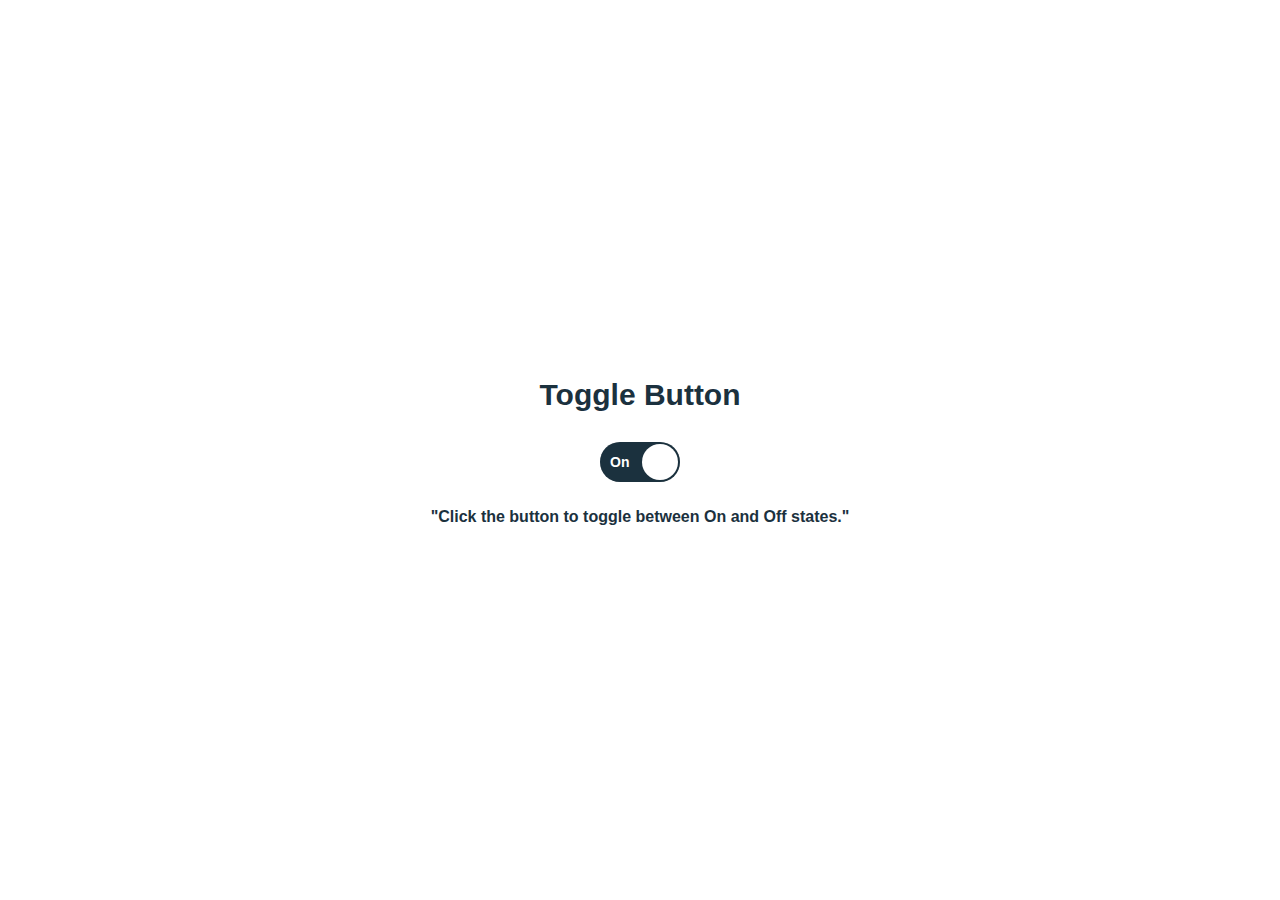
<file: kaye/index.html>
<!DOCTYPE html>
<html lang="en">
<head>
    <meta charset="UTF-8">
    <meta name="viewport" content="width=device-width, initial-scale=1.0">
    <title>Radio Button Toggle Switch</title>
    <link rel="stylesheet" href="styles.css">
</head>
<body>
    <h1 class="header">Toggle Button</h1>

    <div class="toggle-container" id="toggle-wrapper">
        <label for="toggle-on" class="toggle-label">On</label>
        <input type="radio" id="toggle-on" name="toggle" checked>
        <label for="toggle-off" class="toggle-label">Off</label>
        <input type="radio" id="toggle-off" name="toggle">
        
        <div class="slider">
            <div class="slider-circle"></div>
        </div>
    </div>

    <script src="toggle.js"></script>
</body>
<footer>
    <p>"Click the button to toggle between On and Off states."</p>
</footer>
</html>
</file>
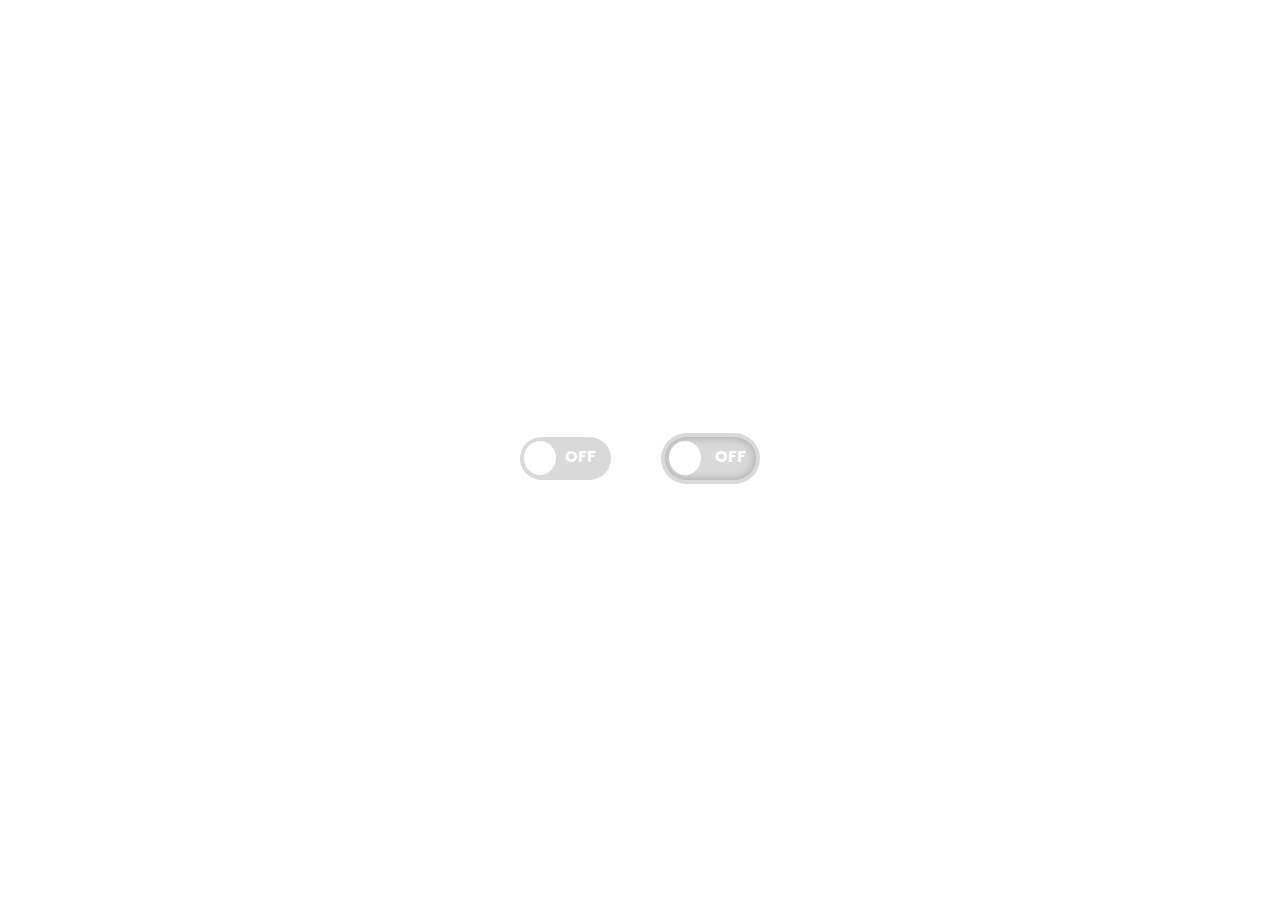
<file: shane/index.html>
<!DOCTYPE html>
<html lang="en">
<head>
    <meta charset="UTF-8">
    <meta name="viewport" content="width=device-width, initial-scale=1.0">
    <title>DMW</title>
    <link rel="stylesheet" href="style.css">
    <link rel="preconnect" href="https://fonts.googleapis.com">
<link rel="preconnect" href="https://fonts.gstatic.com" crossorigin>
<link href="https://fonts.googleapis.com/css2?family=Poppins:ital,wght@0,100;0,200;0,300;0,400;0,500;0,600;0,700;0,800;0,900;1,100;1,200;1,300;1,400;1,500;1,600;1,700;1,800;1,900&display=swap" rel="stylesheet">
</head>
<body>
    <div class="border-radio-button">
            <div class="toggle" id="toggleSwitch">
              <input type="radio" name="toggle" id="radioOff" checked>
              <input type="radio" name="toggle" id="radioOn">
              <div class="slide"></div>
              <span id="toggleText">OFF</span>
            </div>

            <div class="toggle2" id="toggleSwitch2">
                <input type="radio" name="toggle" id="radioOff2" checked>
                <input type="radio" name="toggle" id="radioOn2">
                <div class="slide2"></div>
                <span id="toggleText2">OFF</span>
              </div>
    </div>
    <script src="script.js"></script>
</body>
</html>
</file>
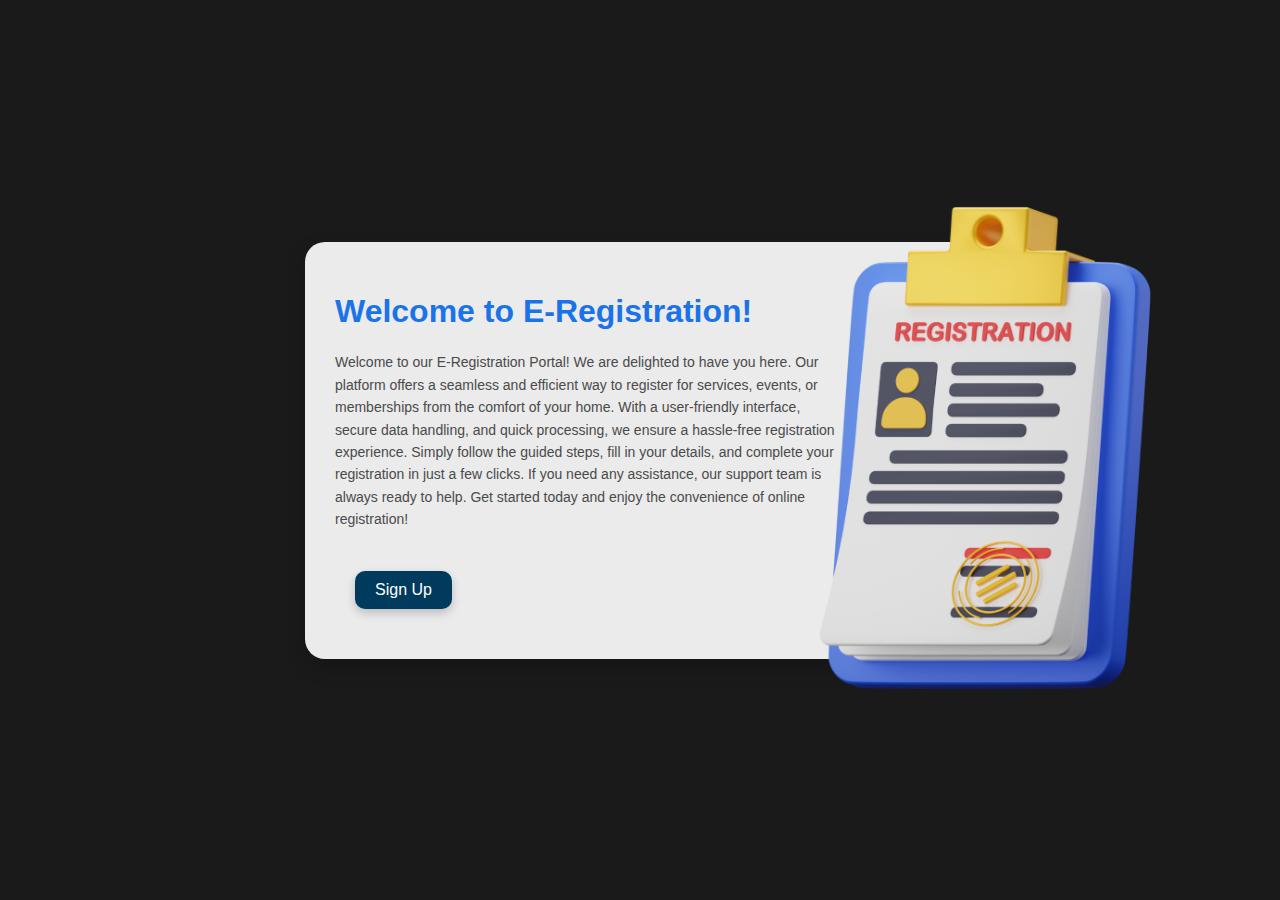
<file: kaye/forms.html>
<!DOCTYPE html>
<html lang="en">
  <head>
    <meta charset="UTF-8" />
    <meta name="viewport" content="width=device-width, initial-scale=1.0" />
    <link rel="stylesheet" href="form.css" />
    <title>Forms</title>
  </head>
  <body>
    <div class="landing-page">
      <div class="registrationImg">
        <img src="registration.png" alt="registration picture" />
      </div>
      <div class="welcomeText">
        <h1>Welcome to E-Registration!</h1>
        <p>
          Welcome to our E-Registration Portal! We are delighted to have you
          here. Our platform offers a seamless and efficient way to register for
          services, events, or memberships from the comfort of your home. With a
          user-friendly interface, secure data handling, and quick processing,
          we ensure a hassle-free registration experience. Simply follow the
          guided steps, fill in your details, and complete your registration in
          just a few clicks. If you need any assistance, our support team is
          always ready to help. Get started today and enjoy the convenience of
          online registration!
        </p>
        <button id="openModal">Sign Up</button>
      </div>
    </div>
    <div id="formModal" class="modal">
      <div class="modal-content">
        <span class="close">&times;</span>
        <h2>Personal Information</h2>
        <div class="box-form">
          <form action="/submitForm" method="POST" class="form" onsubmit="return validatePassword()">
            <div class="three-col">
                <input type="text" id="first_name" placeholder="First Name" required />
                <input type="text" id="middle_name" placeholder="Middle Name" />
                <input type="text" id="last_name" placeholder="Last Name" required />
            </div>
            <div class="two-col">
              <select id="suffix" name="suffix">
                <option value="" selected disabled>Suffix:</option>
                <option value="jr">Jr.</option>
                <option value="sr">Sr.</option>
                <option value="ii">II</option>
                <option value="iii">III</option>
              </select>
              <select id="gender" name="gender" placeholder="Gender">
                <option value="" selected disabled>Sex:</option>
                <option value="female">Female</option>
                <option value="male">Male</option>
              </select>
            </div>
            <div class="two-col">

            <input type="date" id="birthday" name="birthday" placeholder="Birthday" required/>
            <input type="text" id="numberInput" maxlength="11" placeholder="Contact Number" required>
          </div>
            <div class="three-col">
              <input type="text" id="streetAddress" placeholder="Streer Address" required />
              <input type="text" id="city" placeholder="City" required />
              <input type="text" id="province" placeholder="Province" required />
            </div>
            <div class="three-col">
              <input type="text" id="zipCode" placeholder="Zip Code" required/>
                <input type="text" id="country" placeholder="Country"required />
                <input type="text" id="nationality" placeholder="Nationality" required/>
            </div>
            <input type="email" id="email" name="email" placeholder="Email" required/>
            <div class="two-col">
              <input type="password" id="password" placeholder="Password" required/>
              <input type="password" id="confirmPassword" placeholder="Confirm Password" required/>
            </div>
            <div class="checkbox">
            <input type="checkbox" id="checkbox">
            <p id="show">Show Password</p>
             </div>
            <textarea id="message" name="message" rows="4" placeholder="Please write a message."></textarea>
            <div id="toast">
              <button type="submit">Submit</button>
            </div>
          </form>
        </div>
      </div>
    </div>
  </body>
  <script src="forms.js"></script>
</html>
</file>
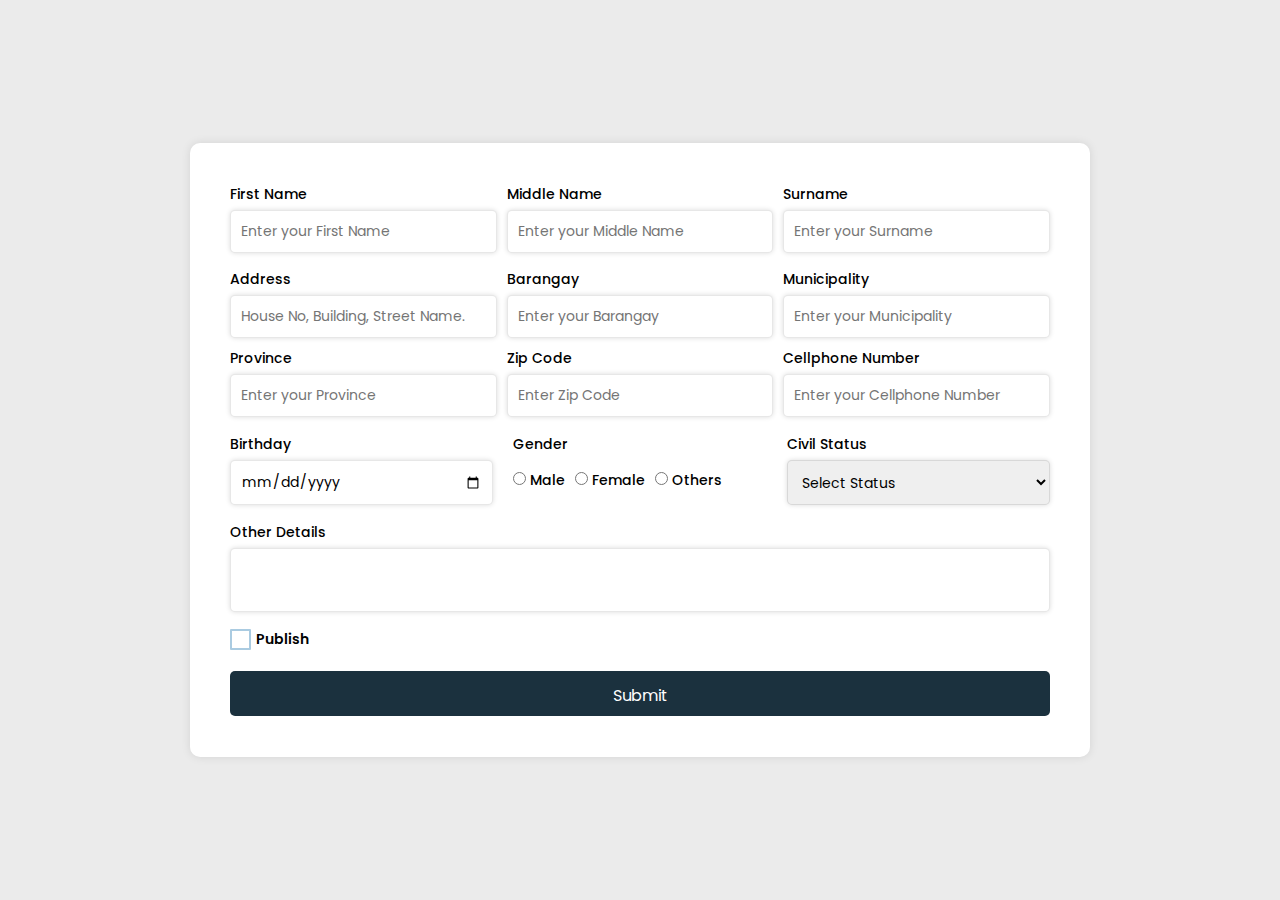
<file: shane/form/form.html>
<!DOCTYPE html>
<html lang="en">

<head>
    <meta charset="UTF-8">
    <meta name="viewport" content="width=device-width, initial-scale=1.0">
    <title>Front End Form style</title>
    <link rel="preconnect" href="https://fonts.googleapis.com">
    <link rel="preconnect" href="https://fonts.gstatic.com" crossorigin>
    <link
        href="https://fonts.googleapis.com/css2?family=Poppins:ital,wght@0,100;0,200;0,300;0,400;0,500;0,600;0,700;0,800;0,900;1,100;1,200;1,300;1,400;1,500;1,600;1,700;1,800;1,900&display=swap"
        rel="stylesheet">
    <link rel="stylesheet" href="formStyle.css">
</head>

<body>
    <div class="container h-75">
        <form class="formControl w-100 dflex-column">
            <div class="inputGroup dFlex-row w-100 p-1">
                <div class="formGroup w-25  dflex-column">
                    <label>First Name</label>
                    <input type="text" class="inputControl" id="input-name" name="firstName"
                        placeholder="Enter your First Name" required>
                </div>
                <div class="formGroup w-25 dflex-column">
                    <label>Middle Name</label>
                    <input type="text" class="inputControl" id="input-middleName" name="middleName"
                        placeholder="Enter your Middle Name" required>
                </div>
                <div class="formGroup w-25 dflex-column">
                    <label>Surname</label>
                    <input type="text" class="inputControl" id="input-surName" name="surName"
                        placeholder="Enter your Surname" required>
                </div>
                <!-- <div class="formGroup w-25 dflex-column">
                    <label>Address</label>
                    <input type="text" class="inputControl" name="address" id="input-address" placeholder="Enter your House No, Building, Street Name."
                    required>
                </div> -->

            </div>
            <div class="inputGroup dFlex-row w-100 p-1">
                <div class="formGroup  dflex-column">
                    <label>Address</label>
                    <input type="text" class="inputControl" id="input-address" name="address"
                        placeholder="House No, Building, Street Name." required>
                </div>
                <div class="formGroup w-25  dflex-column">
                    <label>Barangay</label>
                    <input type="text" class="inputControl" id="input-barangay" name="barangay"
                        placeholder="Enter your Barangay" required>
                </div>
                <div class="formGroup w-25 dflex-column">
                    <label>Municipality</label>
                    <input type="text" class="inputControl" id="input-municipality" name="municipality"
                        placeholder="Enter your Municipality" required>
                </div>
                <div class="formGroup w-25 dflex-column">
                    <label>Province</label>
                    <input type="text" class="inputControl" id="input-province" name="province"
                        placeholder="Enter your Province" required>
                </div>
                <div class="formGroup w-25 dflex-column">
                    <label>Zip Code</label>
                    <input type="number" class="inputControl" id="input-zipCode" name="zipCode"
                        placeholder="Enter Zip Code" required>
                </div>
                <div class="formGroup w-25  dflex-column">
                    <label>Cellphone Number</label>
                    <input type="number" class="inputControl" id="input-number" name="number"
                        placeholder="Enter your Cellphone Number" required>
                </div>
            </div>
            <div class="inputGroup dFlex-row w-100 p-1">
                <div class="formGroup dflex-column" >
                    <label>Birthday</label>
                    <input type="date" name="birthday" id="input-birthday" class="inputControl" required>
                </div>
                <div class="formGroup dflex-column" id="genderContainer">
                    <label for="contSmall">Gender</label>
                    <div class="dFlex-row genderControl" id="genderBorder">
                        <label>
                            <input type="radio" name="gender" value="Male" onclick="toggleGenderInput()" required> Male
                        </label>
                        <label>
                            <input type="radio" name="gender" value="Female" onclick="toggleGenderInput()" required> Female
                        </label>
                        <label>
                            <input type="radio" name="gender" value="Other" onclick="toggleGenderInput()" required> Others
                        </label>
                    </div>
                </div>

                <div class="formGroup w-25 dflex-column" id="genderOthersContainer" style="display: none;">
                    <label>Enter your Gender</label>
                    <input type="text" class="inputControl" name="otherGender" id="input-otherGender" placeholder="Enter your Gender">
                </div>

                <div class="formGroup dflex-column w-30">
                    <label>Civil Status</label>
                    <select name="civilStatus" id="inputCivilStatus" class="inputControl" required>
                        <option value="">Select Status</option>
                        <option value="Single">Single</option>
                        <option value="Married">Married</option>
                        <option value="Divorced">Divorced</option>
                        <option value="Widowed">Widowed</option>
                    </select>
                </div>
            </div>
            <div class="formTextAreaControl w-100 p-1 h-100 dflex-column">
                <label>Other Details</label>
                <textarea name="description" id="input-description" class="inputControl w-100" required></textarea>
            </div>

            <label class="ios-checkbox blue p-1 dFlex-row gap-1">
                <input type="checkbox"/>
                <div class="checkbox-wrapper">
                    <div class="checkbox-bg"></div>
                    <svg fill="none" viewBox="0 0 24 24" class="checkbox-icon">
                        <path stroke-linejoin="round" stroke-linecap="round" stroke-width="3" stroke="currentColor"
                            d="M4 12L10 18L20 6" class="check-path"></path>
                    </svg>
                </div>
                Publish
            </label>
            <div class="formButton w-100 p-1">
                <input type="submit" value="Submit" class="submitButton" id="submitButton" onclick="showModal()">
            </div>
        </form>
        <div id="successModal" class="modal" style="display: none;">
            <div class="modal-content">
                <div class="closeContainer">
                <svg xmlns="http://www.w3.org/2000/svg" width="16" height="16" fill="currentColor" class="bi bi-x-circle close-btn" viewBox="0 0 16 16" onclick="closeModal()">
                    <path d="M8 15A7 7 0 1 1 8 1a7 7 0 0 1 0 14m0 1A8 8 0 1 0 8 0a8 8 0 0 0 0 16"/>
                    <path d="M4.646 4.646a.5.5 0 0 1 .708 0L8 7.293l2.646-2.647a.5.5 0 0 1 .708.708L8.707 8l2.647 2.646a.5.5 0 0 1-.708.708L8 8.707l-2.646 2.647a.5.5 0 0 1-.708-.708L7.293 8 4.646 5.354a.5.5 0 0 1 0-.708"/>
                  </svg>
                </div>
                <div class="check-icon">✔</div>
                <h3>Submitted Successfully</h3>
                <button class="successModal" onclick="submitModal()">OK</button>
            </div>
        </div>



    </div>
</body>
<script src="formScript.js">

</script>

</html>
</file>
<file: kaye/styles.css>
html, body {
    height: 100%;
    margin: 0;
  }
  .header {
    display: center;
    padding: 10px 20px;
    font-size: 30px;
    font-weight: bolder;
    font-family: Arial, Helvetica, sans-serif;
    color: #1B313E;
    border: none;
    border-radius: 5px;
    cursor: pointer;
    text-align: center;
    transition: background-color 0.3s ease;
  }
  body {
    display: flex;
    justify-content: center;
    align-items: center;
    flex-direction: column;
  }
  .toggle-container {
    position: relative;
    width: 80px;
    height: 40px;
    background-color: #ccc;
    border-radius: 20px;
    display: flex;
    align-items: center;
    justify-content: space-between;
    padding: 0 10px;
    box-sizing: border-box;
  }
  
  
  .toggle-container input[type="radio"] {
    display: none;
  }
  
  .toggle-label {
    position: relative;
    z-index: 1;
    font-size: 14px;
    font-style: justify;
    color: #fff;
    font-family:Arial, Helvetica, sans-serif;
    margin-right: 2px;
    cursor: pointer;
    font-weight: bolder;
  }
  
  
  .slider {
    position: absolute;
    top: 0;
    left: 0;
    right: 0;
    bottom: 0;
    background-color: #ccc;
    border-radius: 20px;
    transition: background-color 0.4s;
  }
  
  
  .slider-circle {
    position: absolute;
    width: 36px;
    height: 36px;
    background-color: #fff;
    border-radius: 50%;
    top: 2px;
    left: 2px;
    transition: left 0.2s;
    z-index: 999;
  }
  
  
  #toggle-on:checked ~ .slider {
    background-color: #1B313E;
  }
  
  #toggle-on:checked ~ .slider .slider-circle {
    left: calc(100% - 38px);
  }
  
  
  #toggle-off:checked ~ .slider {
    background-color: #D9D9D9;
  }
  
  #toggle-off:checked ~ .slider .slider-circle {
    left: 2px;
  }
  footer {
    display: center;
    padding: 10px 20px;
    font-size: 16px;
    font-weight: bolder;
    font-family: Arial, Helvetica, sans-serif;
    color: #1B313E;
    border: none;
    border-radius: 5px;
    cursor: pointer;
    text-align: center;
    transition: background-color 0.3s ease;
  }
</file>
<file: shane/style.css>
body {
    display: flex;
    justify-content: center;
    align-items: center;
    height: 100vh;
}

.border-radio-button {
    width: 70%;
    height: 500px;
    display: flex;
    align-items: center;
    justify-content: center;
    gap: 50px;
}

.toggle {
    position: relative;
    width: 91px;
    height: 43px;
    background-color: #D9D9D9;
    border-radius: 40px;
    cursor: pointer;
    text-align: right;
    line-height: 40px;
    font-family: "Poppins", serif;
    font-weight: bold;
    color: white;
    user-select: none;
    transition: background-color 0.4s;
}

.toggle #toggleText{
    margin-right: 15px;
}

.toggle .slide {
    position: absolute;
    top: 4px;
    left: 4px;
    width: 32px;
    height: 34px;
    background-color: white;
    border-radius: 50%;
    transition: transform 0.4s;
}

input {
    display: none;
}

.toggle.on #toggleText {
    margin-left: 17px;
    font-family: "Poppins", serif;
}

.toggle.on {
    background-color: #1B313E;
    text-align: left;
    transform: 0.8s;
    padding-right: 0;
    padding-left: 1px;
}

.toggle.on .slide {
    transform: translateX(48px);
}


@media screen and (min-device-width: 481px) and (max-device-width: 768px) {
    .border-radio-button {
        height: 100px;
    }
}

@media only screen and (max-device-width: 480px) {
    .border-radio-button {
        height: 80px;
    }
}




.toggle2 {
    position: relative;
    width: 91px;
    height: 43px;
    background-color: #D9D9D9;
    border-radius: 40px;
    overflow: hidden;
    border: 4px solid transparent;
    transition: 0.5s;
    box-shadow:  0 0 10px 0 rgb(0,0,0,0.25) inset;
    cursor: pointer;
    text-align: right;
    line-height: 40px;
    font-family: "Poppins", serif;
    font-weight: bold;
    color: white;
    user-select: none;
    transition: background-color 0.4s;
}

.toggle2 #toggleText2{
    margin-right: 10px;
}

.toggle2 .slide2 {
    position: absolute;
    top: 4px;
    left: 4px;
    width: 32px;
    height: 34px;
    background-color: white;
    border-radius: 50%;
    transition: transform 0.4s;
}


.toggle2.on #toggleText2 {
    margin-left: 10px;
    font-family: "Poppins", serif;
}

.toggle2.on {
    background-color: #1B313E;
    text-align: left;
    transform: 1s;
    padding-right: 0;
    padding-left: 1px;
    border: 4px solid  #26495c;

}

.toggle2.on .slide2 {
    transform: translateX(50px);
    background-color: green;

}
</file>
<file: kaye/form.css>
body {
  margin: 0;
  font-family: Arial, sans-serif;
  background-color: #1a1a1a;
  color: #f0f0f0;
  display: flex;
  justify-content: center;
  align-items: center;
  min-height: 100vh;
}

.landing-page {
  display: flex;
  justify-content: space-between;
  align-items: center;
  background-color: #ebebeb;
  border-radius: 20px;
  padding: 30px;
  max-width: 610px;
  width: 90%;
  box-shadow: 0 8px 20px rgba(0, 0, 0, 0.2);
  position: relative;
  overflow: visible;
}

.welcomeText {
  flex: 1;
  max-width: 510px;
  text-align: left;
}

.welcomeText h1 {
  font-size: 2rem;
  color: #1a73e8;
}

.welcomeText p {
  font-size: 1rem;
  color: #4a4a4a;
  margin: 20px 0;
  line-height: 1.6;
  font-size: 14px;
}

button#openModal {
  background-color: #003a5d;
  color: #ffffff;
  font-size: 1rem;
  padding: 10px 20px;
  border: none;
  border-radius: 10px;
  cursor: pointer;
  box-shadow: 0 4px 10px rgba(0, 0, 0, 0.2);
  transition: transform 0.2s ease, box-shadow 0.2s ease;
}

button#openModal:hover {
  transform: scale(1.05);
  box-shadow: 0 6px 15px rgba(0, 0, 0, 0.3);
}

.registrationImg {
  position: absolute;
  right: -60px;
  top: 50%;
  transform: translateY(-50%);
  max-width: 300px;
  width: 120%;
}

.registrationImg img {
  width: 500px;
  height: 500px;
}

@media (max-width: 760px) {
  .landing-page {
    flex-wrap: wrap;
    justify-content: center;
    padding: 20px;
    max-width: 100%;
    margin: 14px;
  }

  .welcomeText {
    text-align: center;
    max-width: 90%;
  }

  .welcomeText h1 {
    font-size: 1.5rem;
  }

  .welcomeText p {
    font-size: 0.9rem;
    line-height: 1.4;
  }

  .registrationImg {
    position: relative;
    max-width: 80%;
    width: auto;
    margin: 20px auto 0 auto;
    transform: none;
    right: 0;
    top: 0;
  }

  .registrationImg img {
    width: 100%;
    height: auto;
  }

  button#openModal {
    font-size: 0.9rem;
    padding: 8px 16px;
  }
}

@media (max-width: 480px) {
  .welcomeText h1 {
    font-size: 1.3rem;
  }

  .welcomeText p {
    font-size: 0.8rem;
  }

  button#openModal {
    font-size: 0.8rem;
    padding: 6px 12px;
  }

  .registrationImg {
    max-width: 70%;
  }
}

.modal {
  display: none;
  position: fixed;
  z-index: 1000;
  left: 0;
  top: 0;
  width: 100%;
  height: 100%;
  background-color: rgba(0, 0, 0, 0.5);
  display: flex;
  align-items: center;
  justify-content: center;
  overflow-y: auto;
  overflow-x: hidden;
}

.modal-content {
  background: #fff;
  padding: 20px;
  border-radius: 8px;
  width: 620px;
  max-width: 90%;
  margin-top: 4px;
  left: 50%;
  top: 50%;
  transform: translate(-50%, -50%);
  margin-bottom: 4px;
  position: relative;
  box-shadow: 0 4px 10px rgba(0, 0, 0, 0.2);
}

.box-form {
  overflow-y: auto;
  overflow-x: hidden;
  max-height: 80vh;
  width: auto;
  display: flex;
  justify-content: center;
  align-items: center;
  flex-wrap: wrap;
}

.form {
  margin-top: 10px;
  max-width: fit-content;
  font-size: 14px;
  color: #2a2a2a;
  display: flex;
  flex-direction: column;
  gap: 8px;
}

.three-col {
  display: grid;
  grid-template-columns: repeat(3, 1fr);
  gap: 16px;
  width: 100%;
  margin-bottom: 2px;
}

.two-col {
  display: grid;
  grid-template-columns: repeat(2, 1fr);
  gap: 16px;
  width: 100%;
  margin-bottom: 2px;
}

#openModal {
  padding: 20px;
  background: #1b313e;
  border: none;
  border-radius: 4px;
  font-size: 16px;
  cursor: pointer;
  margin: 20px;
  justify-content: center;
  object-position: center;
  text-align: start;
  box-shadow: 0 8px 16px 0 rgba(0, 0, 0, 0.2), 0 6px 20px 0 rgba(0, 0, 0, 0.19);
}

#openModal:hover {
  background: #66a3c9;
}

#toast {
  font-weight: bolder;
  display: flex;
  color: darkgreen;
  padding-top: 8px;
}

.close {
  position: absolute;
  top: 10px;
  right: 15px;
  font-size: 24px;
  cursor: pointer;
  color: #555;
}

.close:hover {
  color: #000;
}

h2 {
  font-size: 1.5rem;
  margin-bottom: 12px;
  margin-left: 8px;
  color: #66a3c9;
  text-align: start;
  font-weight: bolder;
}

.form {
  max-width: fit-content;
  display: flex;
  flex-direction: column;
  gap: 16px;
  overflow-x: hidden;
}
::-webkit-scrollbar {
  display: none;
}
input,
select {
  width: 100%;
  padding: 10px;
  border: 1px solid #827c7c;
  border-radius: 6px;
  font-size: 14px;
  outline: none;
  box-sizing: border-box;
}
#confirmPassword::-ms-reveal,
#confirmPassword::-ms-clear {
    display: none;
}
textarea {
  width: 100%;
  padding: 10px;
  border: 1px solid #827c7c;
  border-radius: 6px;
  font-size: 14px;
  outline: none;
  box-sizing: border-box;
  max-height: 250px;
}
.checkbox {
  width: 50%;
  left: 0;
  display: flex;
  flex-direction: row;
  align-items: center;
  height: 20px;
}
#checkbox{
  width: 10px;
}
#show{
  text-align: center;
  justify-content: center;
  font-size: 10px;
}


input:focus,
select:focus,
textarea:focus {
  border-color: #1a73e8;
  box-shadow: 0 0 4px rgba(26, 115, 232, 0.5);
}

textarea {
  resize: none;
}

button[type="submit"] {
  padding: 12px;
  background: #1b313e;
  color: white;
  border: none;
  border-radius: 6px;
  font-size: 16px;
  cursor: pointer;
  width: 100%;
  text-align: center;
  transition: background-color 0.3s ease;
}

button[type="submit"]:hover {
  background: #66a3c9;
}

@media (max-width: 768px) {
  .name_div div {
    flex: 1 1 100%;
  }
}

@media (max-width: 480px) {
  h2 {
    font-size: 1.2rem;
  }

  button[type="submit"] {
    font-size: 14px;
    padding: 10px;
  }
}
</file>
<file: shane/form/formStyle.css>
/* universal style */

* {
    padding: 0;
    margin: 0;
    box-sizing: border-box;
    font-family: "Poppins", sans-serif;
}

/* style for body */
body {
    display: flex;
    justify-content: center;
    align-items: center;
    min-height: 100vh;
    background-color: #EBEBEB;
    padding: 20px;
}


/* style for container and cards */
.container {
    width: 90%;
    max-width: 900px;
    background-color: white;
    padding: 2rem;
    box-shadow: 0px 0px 10px rgba(0, 0, 0, 0.1);
    border-radius: 10px;
}

/* Sizing for width */

.w-25{
    width: 25%;
}

.w-30{
    width: 30%;
}

.w-50{
    width: 50%;
}

.w-75{
    width: 75%;
}

.w-100{
    width: 100%;
}

/* style for height */
.h-25{
    height: 25%;
}
.h-50{
    height: 50%;
}
.h-75{
    height: 75%;
}
.h-100{
    height: 100%;
}

/* style for padding */
.p-1{
    padding: 1%;
}
.p-2{
    padding: 2%;
}
.p-3{
    padding: 3%;
}
.p-4{
    padding: 4%;
}
.p-5{
    padding: 5%;
}

/* display flex */
.dFlex{
    display: flex;
}

.dflex-column{
    display: flex;
    flex-direction: column;
}
.dFlex-row{
    display: flex;
    flex-direction: row;
}

/*style for gap */
.gap-1{
    display: flex;
    gap: 10px;
}
.gap-2{
    display: flex;
    gap: 20px;
}

/* style of inputs */
.genderControl{
    width: 100%;
    height: 95%;
    padding: 10px;
    border-radius: 5px;
    border: none;
    font-size: 14px;
    outline: none;
}


.inputControl{
    width: 100%;
    height: 95%;
    padding: 10px;
    border-radius: 5px;
    border: solid 0.90px rgba(19, 19, 19, 0.1);
    box-shadow: 0px 0px 5px 0px rgb(219, 219, 219);
    font-size: 14px;
    outline-color: #66A3C9;
}

.inputControl:focus{
    background-color: white;
}

.inputControl:hover{
    box-shadow: 0px 0px 5px 0px rgb(226, 225, 225);
    border: solid 1px #66A3C9;
}

#input-description{
    max-height: 350px;
    min-height: 64px;
    overflow-y: auto;
    resize: none;
}

input[type="number"]::-webkit-inner-spin-button,
input[type="number"]::-webkit-outer-spin-button{
-webkit-appearance: none;
}
.select{
    width: 10rem;
    padding: 5px;
}

.textareaControl{
    border-radius: 5px;
    border: solid 0.90px rgba(19, 19, 19, 0.1);
    box-shadow: 0px 0px 5px 0px rgba(235,235,235,1);
}

.submitButton{
    width: 100%;
    height: 45px;
    background-color: #1B313E;
    color: white;
    border-radius: 5px;
    padding: 12px;
    font-size: 16px;
    border: none;
    cursor: pointer;
    text-align: center;
}

.submitButton:hover{
    background-color: #213d4d;
}
.submitButton:hover {
    background-color: #14232E;
}

.formControl {
    display: flex;
    flex-direction: column;
}


.inputGroup {
    display: flex;
    flex-wrap: wrap;
    gap: 10px;
    justify-content: space-between;
}


.formGroup {
    flex: 1;
    min-width: 200px;
}

label {
    font-size: 14px;
    font-weight: 500;
    margin-bottom: 5px;
}


#genderContainer {
    display: flex;
    flex-direction: column;
    margin-left: 10px;
}

#genderContainer .dFlex-row {
    display: flex;
}

#genderBorder{
    display: flex;
    flex-direction: row;
    padding: 0;
    align-items: center;
    height: 45px;
    gap: 10px;
}

#input-birthday{
    height: fit-content;
}


/* checkbox style */
  .ios-checkbox {
    --checkbox-size: 21px;
    --checkbox-color: #44A1DB;
    --checkbox-bg: #dbeafe;
    --checkbox-border: #93c5fd;

    position: relative;
    display: flex;
    align-items: center;
    gap: 5px;
    cursor: pointer;
    user-select: none;
    -webkit-tap-highlight-color: transparent;
    font-weight: 600;
  }

  .ios-checkbox input {
    display: none;
  }

  .checkbox-wrapper {
    position: relative;
    width: var(--checkbox-size);
    height: var(--checkbox-size);
    transition: transform 0.2s ease;
  }

  .checkbox-bg {
    position: absolute;
    inset: 0;
    border-radius: 1px;
    border: 2px solid var(--checkbox-border);
    background: white;
    transition: all 0.2s ease;
  }

  .checkbox-icon {
    position: absolute;
    inset: 0;
    margin: auto;
    width: 80%;
    height: 80%;
    color: white;
    transform: scale(0);
    transition: all 0.2s ease;
  }

  .check-path {
    stroke-dasharray: 40;
    stroke-dashoffset: 40;
    transition: stroke-dashoffset 0.3s ease 0.1s;
  }
  .ios-checkbox input:checked + .checkbox-wrapper .checkbox-bg {
    background: var(--checkbox-color);
    border-color: var(--checkbox-color);
  }
  .ios-checkbox input:checked + .checkbox-wrapper .checkbox-icon {
    transform: scale(1);
  }
  .ios-checkbox input:checked + .checkbox-wrapper .check-path {
    stroke-dashoffset: 0;
  }
  .ios-checkbox:hover .checkbox-wrapper {
    transform: scale(1.05);
  }
  .ios-checkbox:active .checkbox-wrapper {
    transform: scale(0.95);
  }

  .ios-checkbox input:focus + .checkbox-wrapper .checkbox-bg {
    box-shadow: 0 0 0 4px var(--checkbox-bg);
  }

  /* Color Themes */
  .ios-checkbox.blue {
    --checkbox-color: #44A1DB;
    --checkbox-bg: #dbeafe;
    --checkbox-border: #AACBE1;
  }
  /* Animation */
  @keyframes bounce {
    0%,
    100% {
      transform: scale(1);
    }
    50% {
      transform: scale(1.1);
    }
  }

  .ios-checkbox input:checked + .checkbox-wrapper {
    animation: bounce 0.3s cubic-bezier(0.4, 0, 0.2, 1);
  }


  /* style for modal */


  .modal {
    display: none;
    position: fixed;
    z-index: 1;
    transform: translate(-50%, -50%);
    top: 50%;
    left: 50%;
    width: 100%;
    height: 100%;
    padding: 2rem;
    display: flex;
    justify-content: center;
    align-items: center;
    border-radius: 10px;
    text-align: center;
    max-width: 400px;
}
.modal-content {
    background-color: #fff;
    padding: 20px;
    border-radius: 8px;
    width: 300px;
    display: flex;
    gap: 15px;
    flex-direction: column;
    align-items: center;
    position: relative;
    box-shadow: 2px 2px 10px rgba(0, 0, 0, 0.2);
}

.genderModal {
    display: none;
    position: fixed;
    z-index: 1000;
    top: 50%;
    left: 50%;
    width: 100%;
    max-width: 340px;
    transform: translate(-50%, -50%);
    background: rgba(0, 0, 0, 0.3);
    backdrop-filter: blur(9.3px);
    padding: 20px;
    border-radius: 10px;
    text-align: center;
}


.close-btn-gender {
    position: absolute;
    top: 10px;
    right: 10px;
    font-size: 20px;
    cursor: pointer;
}

.submit-btn {
    background-color: #28a745;
    color: white;
    padding: 8px 16px;
    border: none;
    border-radius: 5px;
    cursor: pointer;
    margin-top: 10px;
}

.submit-btn:hover {
    background-color: #218838;
}

.close-btn{
    position: absolute;
    top: 10px;
    right: 10px;
    font-size: 20px;
    cursor: pointer;
    transition: 0.3s;
}

.close-btn:hover{
    color: red;
}
.check-icon {
    font-size: 50px;
    color: green;
}
.successModal {
    margin-top: 10px;
    padding: 8px 20px;
    border: none;
    background-color: #28a745;
    color: white;
    font-size: 16px;
    cursor: pointer;
    border-radius: 5px;
}
.successModal:hover {
    background-color: #218838;
}



/* media */

@media (max-width: 768px) {
    .inputGroup {
        flex-direction: column;
    }

    .formGroup {
        width: 100%;
    }

    .submitButton {
        font-size: 14px;
    }
}

@media (max-width: 480px) {
    .container {
        width: 100%;
        padding: 1rem;
    }

    label {
        font-size: 12px;
    }

    .inputControl {
        font-size: 12px;
    }
}
</file>
